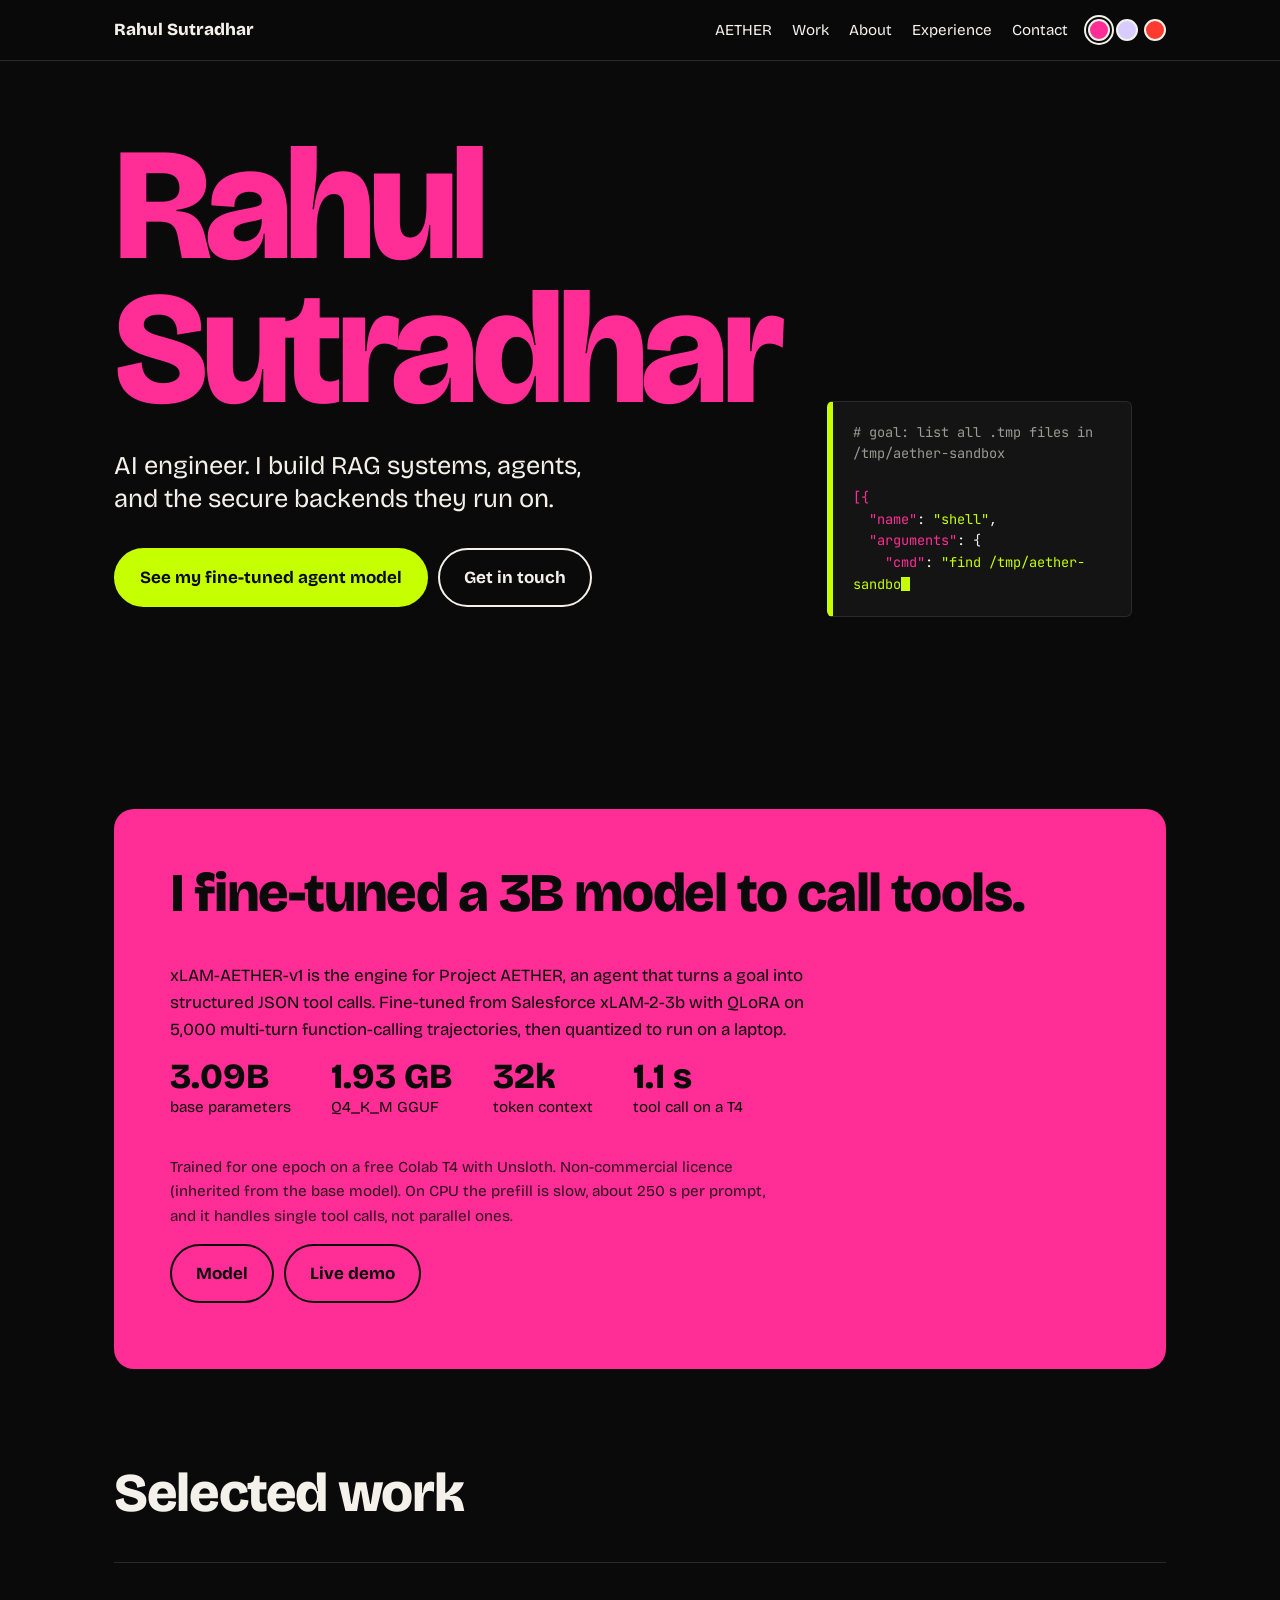
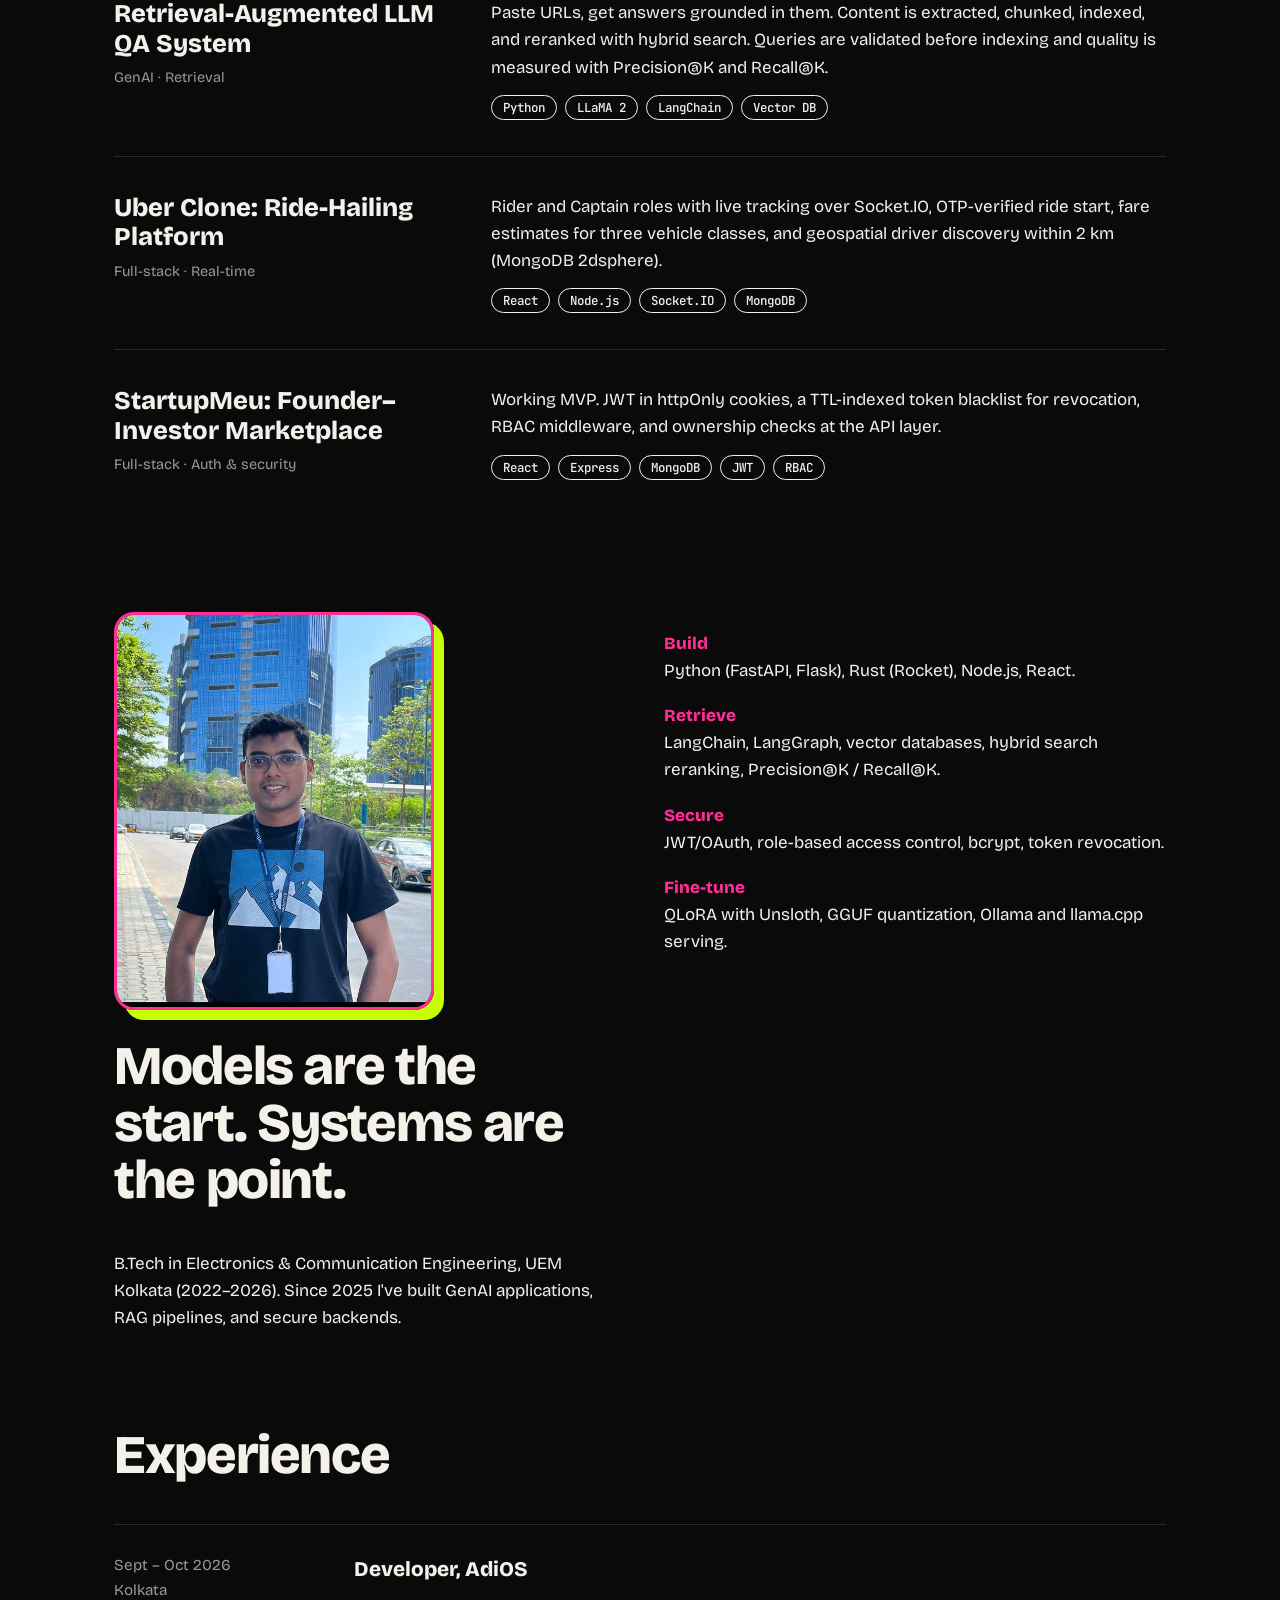
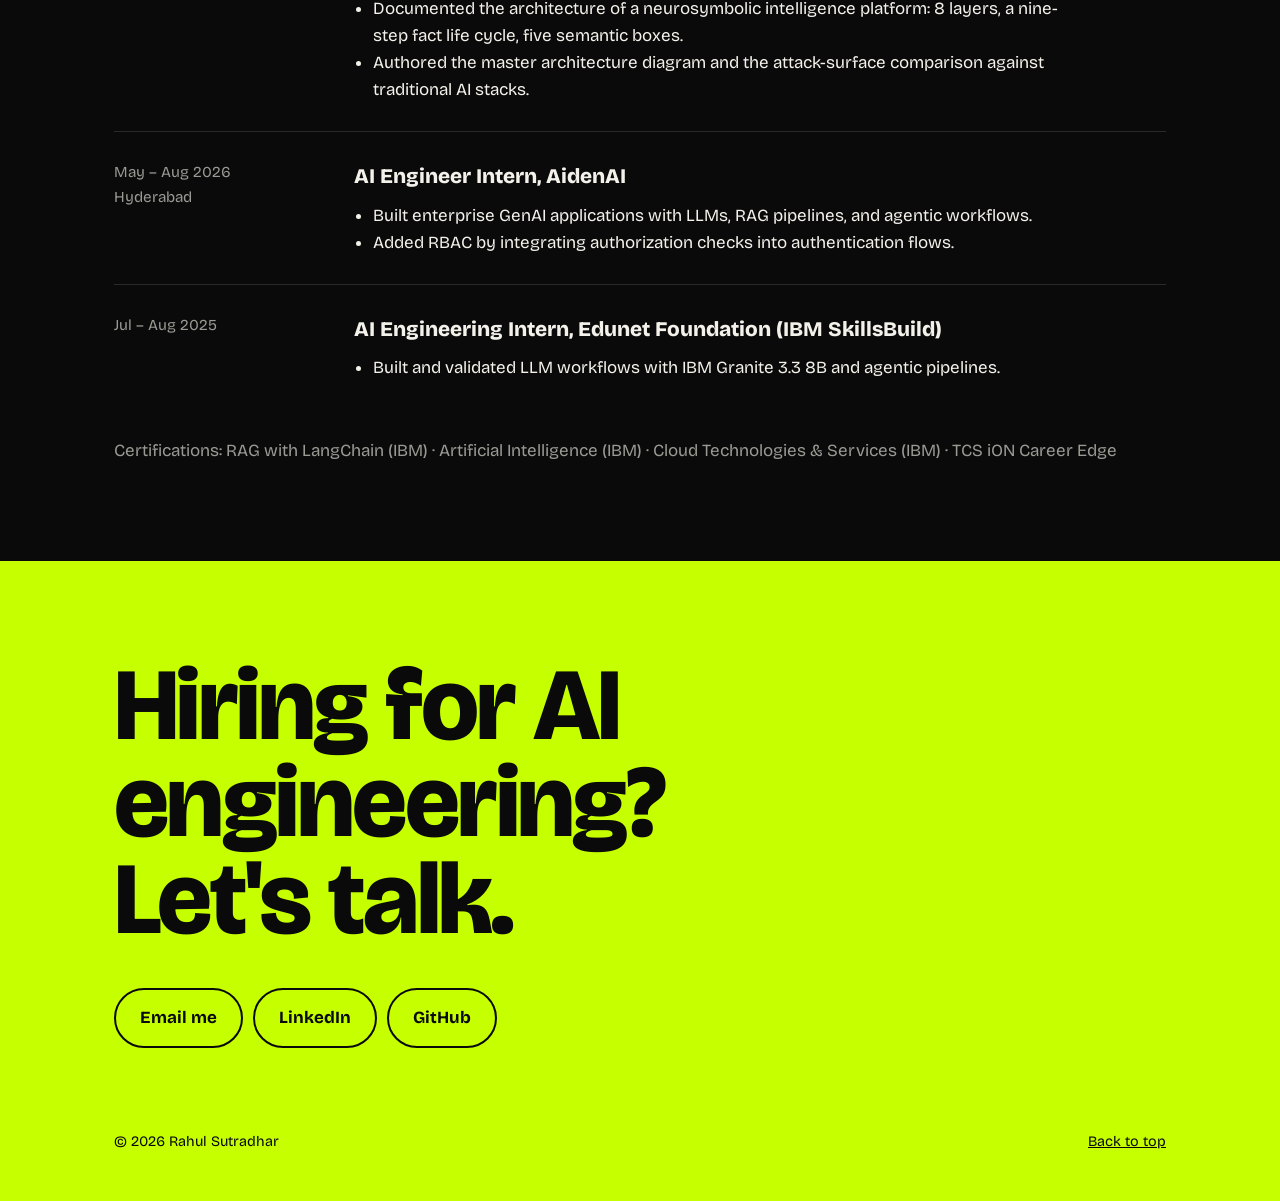
<file: index.html>
<!DOCTYPE html>
<html lang="en" data-theme="neon">
<head>
<meta charset="utf-8">
<meta name="viewport" content="width=device-width, initial-scale=1, viewport-fit=cover">
<title>Rahul Sutradhar | AI Engineer</title>
<link rel="preconnect" href="https://fonts.googleapis.com">
<link href="https://fonts.googleapis.com/css2?family=Bricolage+Grotesque:opsz,wght@12..96,400;12..96,700;12..96,800&family=JetBrains+Mono:wght@400;500&display=swap" rel="stylesheet">
<style>
:root{--bg:#0a0a0a;--fg:#f3f1ea;--mute:#9a9a94;--line:#2a2a2a;--a1:#ff2d95;--a2:#c6ff00;--on1:#0a0a0a;--on2:#0a0a0a;--hero:#ff2d95;--card:#141414;
--disp:'Bricolage Grotesque',system-ui,sans-serif;--mono:'JetBrains Mono',ui-monospace,monospace}
[data-theme=lav]{--bg:#d8cbff;--fg:#17121f;--mute:#4e4663;--line:#17121f33;--a1:#ff4d2e;--a2:#d2ff2e;--on1:#17121f;--on2:#17121f;--hero:#17121f;--card:#e6dcff}
[data-theme=steel]{--bg:#23262b;--fg:#e4e7ec;--mute:#9aa1ac;--line:#3a3e45;--a1:#ff3b30;--a2:#c3c9d2;--on1:#fff;--on2:#23262b;--hero:#ff3b30;--card:#2c3036}
*{box-sizing:border-box;margin:0}
html{scroll-behavior:smooth;scroll-padding-top:70px}
body{background:var(--bg);color:var(--fg);font:400 1.0625rem/1.6 var(--disp);padding-top:env(safe-area-inset-top,0);transition:background .3s,color .3s}
a{color:inherit}
:focus-visible{outline:3px solid var(--a2);outline-offset:3px}
.wrap{max-width:1100px;margin:0 auto;padding:0 24px}
nav{position:sticky;top:0;z-index:5;background:color-mix(in srgb,var(--bg) 88%,transparent);backdrop-filter:blur(8px);border-bottom:1px solid var(--line)}
nav .wrap{display:flex;align-items:center;gap:20px;height:60px}
nav b{font-weight:800;margin-right:auto}
nav a{text-decoration:none;font-size:.95rem}
nav a:hover{color:var(--a1)}
.sw{display:flex;gap:6px}
.sw button{width:22px;height:22px;border-radius:50%;border:2px solid var(--fg);cursor:pointer;padding:0}
.sw button[aria-pressed=true]{outline:2px solid var(--fg);outline-offset:2px}
section{padding:96px 0}
h1{font-size:clamp(3.4rem,13vw,10rem);line-height:.9;font-weight:800;letter-spacing:-.04em;color:var(--hero)}
h2{font-size:clamp(2rem,5vw,3.4rem);line-height:1.05;font-weight:800;letter-spacing:-.025em;max-width:16ch;margin-bottom:40px}
.lead{font-size:clamp(1.2rem,2.4vw,1.6rem);max-width:30ch;margin:28px 0 32px;line-height:1.3}
.btn{display:inline-block;padding:14px 24px;border-radius:999px;font-weight:700;text-decoration:none;margin:0 10px 10px 0;border:2px solid var(--fg)}
.btn.p{background:var(--a2);color:var(--on2);border-color:var(--a2)}
.btn:hover{background:var(--a1);color:var(--on1);border-color:var(--a1)}
.hero{padding:72px 0 96px}
.hero .grid{display:grid;grid-template-columns:1.1fr .9fr;gap:48px;align-items:end}
pre{background:var(--card);border:1px solid var(--line);border-left:6px solid var(--a2);border-radius:6px;padding:20px;font:400 .85rem/1.6 var(--mono);white-space:pre-wrap;word-break:break-word;min-height:15em}
pre .k{color:var(--a1)}pre .s{color:var(--a2)}pre .c{color:var(--mute)}
[data-theme=lav] pre .s{color:#17121f;background:var(--a2)}
.cur{display:inline-block;width:.6em;height:1em;background:var(--a2);vertical-align:-2px;animation:b 1s steps(1) infinite}
@keyframes b{50%{opacity:0}}
.stats{display:flex;flex-wrap:wrap;gap:12px 40px;margin:8px 0 36px}
.stats div{font-size:.95rem;color:var(--mute)}
.stats strong{display:block;font-size:2.2rem;line-height:1;color:var(--fg);font-weight:800}
.flag{background:var(--a1);color:var(--on1);border-radius:20px;padding:clamp(28px,5vw,56px)}
.flag h2{max-width:none}
.flag .stats div,.flag .stats strong{color:var(--on1)}
.flag p{max-width:62ch;margin-bottom:16px}
.flag .btn{border-color:var(--on1)}
.flag .btn:hover{background:var(--on1);color:var(--bg);border-color:var(--on1)}
.honest{font-size:.95rem;opacity:.85}
.proj{display:grid;grid-template-columns:1fr 2fr;gap:12px 40px;padding:36px 0;border-top:1px solid var(--line);text-decoration:none}
.proj:hover h3{color:var(--a1)}
.proj h3{font-size:1.6rem;line-height:1.15;font-weight:800}
.proj small{display:block;color:var(--mute);margin-top:8px;font-size:.9rem}
.tags{display:flex;flex-wrap:wrap;gap:8px;margin-top:14px}
.tags span{font:500 .78rem var(--mono);border:1px solid var(--fg);border-radius:999px;padding:3px 11px}
.about{display:grid;grid-template-columns:1fr 1fr;gap:48px}
.pic{margin:0 0 28px;max-width:320px}.pic img{display:block;width:100%;height:auto;border-radius:20px;border:3px solid var(--a1);box-shadow:10px 10px 0 var(--a2)}
.about dl dt{font-weight:800;color:var(--a1);margin-top:18px}
[data-theme=lav] .about dl dt{color:var(--fg);text-decoration:underline 3px var(--a1)}
.xp{display:grid;grid-template-columns:200px 1fr;gap:8px 40px;padding:28px 0;border-top:1px solid var(--line)}
.xp time{color:var(--mute);font-size:.95rem}
.xp h3{font-size:1.3rem;font-weight:800}
.xp ul{padding-left:1.1em;margin-top:8px;max-width:64ch}
.cert{margin-top:28px;color:var(--mute)}
.contact{background:var(--a2);color:var(--on2);padding:96px 0 48px}
.contact h2{font-size:clamp(2.4rem,8vw,6.5rem);max-width:12ch;line-height:.95}
.contact .btn{border-color:var(--on2)}
.contact .btn:hover{background:var(--on2);color:var(--a2);border-color:var(--on2)}
[data-theme=steel] .contact{color:#23262b}
footer{display:flex;justify-content:space-between;gap:16px;flex-wrap:wrap;margin-top:72px;font-size:.9rem}
@media(max-width:800px){.hero .grid,.about,.proj,.xp{grid-template-columns:1fr}nav a.h{display:none}}
@media(prefers-reduced-motion:reduce){*{animation:none!important;scroll-behavior:auto!important}}
</style>
</head>
<body>
<nav><div class="wrap">
<b>Rahul Sutradhar</b>
<a class="h" href="#aether">AETHER</a><a class="h" href="#work">Work</a><a class="h" href="#about">About</a><a class="h" href="#experience">Experience</a><a href="#contact">Contact</a>
<div class="sw" role="group" aria-label="Colour theme">
<button data-t="neon" style="background:#ff2d95" aria-label="Black, pink, chartreuse" aria-pressed="true"></button>
<button data-t="lav" style="background:#d8cbff" aria-label="Lavender, chartreuse, tomato" aria-pressed="false"></button>
<button data-t="steel" style="background:#ff3b30" aria-label="Charcoal, silver, red" aria-pressed="false"></button>
</div></div></nav>

<header class="hero"><div class="wrap grid">
<div>
<h1>Rahul<br>Sutradhar</h1>
<p class="lead">AI engineer. I build RAG systems, agents, and the secure backends they run on.</p>
<a class="btn p" href="#aether">See my fine-tuned agent model</a><a class="btn" href="#contact">Get in touch</a>
</div>
<pre id="term" aria-label="Example tool call produced by my fine-tuned model"></pre>
</div></header>

<section id="aether"><div class="wrap"><div class="flag">
<h2>I fine-tuned a 3B model to call tools.</h2>
<p>xLAM-AETHER-v1 is the engine for Project AETHER, an agent that turns a goal into structured JSON tool calls. Fine-tuned from Salesforce xLAM-2-3b with QLoRA on 5,000 multi-turn function-calling trajectories, then quantized to run on a laptop.</p>
<div class="stats">
<div><strong>3.09B</strong>base parameters</div>
<div><strong>1.93 GB</strong>Q4_K_M GGUF</div>
<div><strong>32k</strong>token context</div>
<div><strong>1.1 s</strong>tool call on a T4</div>
</div>
<p class="honest">Trained for one epoch on a free Colab T4 with Unsloth. Non-commercial licence (inherited from the base model). On CPU the prefill is slow, about 250 s per prompt, and it handles single tool calls, not parallel ones.</p>
<a class="btn" href="https://huggingface.co/iamrahull/xlam-ather">Model</a><a class="btn" href="https://huggingface.co/spaces/iamrahull/xlam-ather">Live demo</a>
</div></div></section>

<section id="work" style="padding-top:0"><div class="wrap">
<h2>Selected work</h2>
<a class="proj" href="https://github.com/beingrahull/RAG-based-KnowledgeBase-"><div><h3>Retrieval-Augmented LLM QA System</h3><small>GenAI · Retrieval</small></div>
<div><p>Paste URLs, get answers grounded in them. Content is extracted, chunked, indexed, and reranked with hybrid search. Queries are validated before indexing and quality is measured with Precision@K and Recall@K.</p><div class="tags"><span>Python</span><span>LLaMA 2</span><span>LangChain</span><span>Vector DB</span></div></div></a>
<a class="proj" href="https://github.com/beingrahull/Uber-Hailing-Application"><div><h3>Uber Clone: Ride-Hailing Platform</h3><small>Full-stack · Real-time</small></div>
<div><p>Rider and Captain roles with live tracking over Socket.IO, OTP-verified ride start, fare estimates for three vehicle classes, and geospatial driver discovery within 2 km (MongoDB 2dsphere).</p><div class="tags"><span>React</span><span>Node.js</span><span>Socket.IO</span><span>MongoDB</span></div></div></a>
<a class="proj" href="https://github.com/beingrahull/Startup-Investment-Discovery-and-Evaluation-Platform"><div><h3>StartupMeu: Founder–Investor Marketplace</h3><small>Full-stack · Auth &amp; security</small></div>
<div><p>Working MVP. JWT in httpOnly cookies, a TTL-indexed token blacklist for revocation, RBAC middleware, and ownership checks at the API layer.</p><div class="tags"><span>React</span><span>Express</span><span>MongoDB</span><span>JWT</span><span>RBAC</span></div></div></a>
</div></section>

<section id="about" style="padding-top:0"><div class="wrap about">
<div><figure class="pic"><img src="[data-uri]" width="600" height="750" alt="Portrait of Rahul Sutradhar" loading="lazy"></figure><h2>Models are the start. Systems are the point.</h2>
<p>B.Tech in Electronics &amp; Communication Engineering, UEM Kolkata (2022–2026). Since 2025 I've built GenAI applications, RAG pipelines, and secure backends.</p></div>
<dl>
<dt>Build</dt><dd>Python (FastAPI, Flask), Rust (Rocket), Node.js, React.</dd>
<dt>Retrieve</dt><dd>LangChain, LangGraph, vector databases, hybrid search reranking, Precision@K / Recall@K.</dd>
<dt>Secure</dt><dd>JWT/OAuth, role-based access control, bcrypt, token revocation.</dd>
<dt>Fine-tune</dt><dd>QLoRA with Unsloth, GGUF quantization, Ollama and llama.cpp serving.</dd>
</dl></div></section>

<section id="experience" style="padding-top:0"><div class="wrap">
<h2>Experience</h2>
<div class="xp"><time>Sept – Oct 2026<br>Kolkata</time><div><h3>Developer, AdiOS</h3><ul><li>Documented the architecture of a neurosymbolic intelligence platform: 8 layers, a nine-step fact life cycle, five semantic boxes.</li><li>Authored the master architecture diagram and the attack-surface comparison against traditional AI stacks.</li></ul></div></div>
<div class="xp"><time>May – Aug 2026<br>Hyderabad</time><div><h3>AI Engineer Intern, AidenAI</h3><ul><li>Built enterprise GenAI applications with LLMs, RAG pipelines, and agentic workflows.</li><li>Added RBAC by integrating authorization checks into authentication flows.</li></ul></div></div>
<div class="xp"><time>Jul – Aug 2025</time><div><h3>AI Engineering Intern, Edunet Foundation (IBM SkillsBuild)</h3><ul><li>Built and validated LLM workflows with IBM Granite 3.3 8B and agentic pipelines.</li></ul></div></div>
<p class="cert">Certifications: RAG with LangChain (IBM) · Artificial Intelligence (IBM) · Cloud Technologies &amp; Services (IBM) · TCS iON Career Edge</p>
</div></section>

<section class="contact" id="contact"><div class="wrap">
<h2>Hiring for AI engineering? Let's talk.</h2>
<a class="btn" href="mailto:rahuldharrsd1@outlook.com">Email me</a><a class="btn" href="https://www.linkedin.com/in/rahul-sutradhar-42388128b">LinkedIn</a><a class="btn" href="https://github.com/beingrahull">GitHub</a>
<footer><span>© 2026 Rahul Sutradhar</span><a href="#top">Back to top</a></footer>
</div></section>

<script>
const root=document.documentElement;
document.querySelectorAll('.sw button').forEach(b=>b.onclick=()=>{
  root.dataset.theme=b.dataset.t;
  document.querySelectorAll('.sw button').forEach(x=>x.setAttribute('aria-pressed',x===b));
});
const term=document.getElementById('term');
const lines=[
 ['c','# goal: list all .tmp files in /tmp/aether-sandbox'],
 ['',''],
 ['k','[{'],
 ['','  <span class="k">"name"</span>: <span class="s">"shell"</span>,'],
 ['','  <span class="k">"arguments"</span>: {'],
 ['','    <span class="k">"cmd"</span>: <span class="s">"find /tmp/aether-sandbox -type f -name \'*.tmp\'"</span>'],
 ['','  }'],
 ['k','}]']
];
const html=lines.map(l=>l[0]==='c'?'<span class="c">'+l[1]+'</span>':l[0]==='k'?'<span class="k">'+l[1]+'</span>':l[1]).join('\n');
if(matchMedia('(prefers-reduced-motion:reduce)').matches){term.innerHTML=html}
else{
  const tmp=document.createElement('div');tmp.innerHTML=html;
  const plain=tmp.textContent;let i=0;
  const t=setInterval(()=>{
    i+=2;
    // re-render with partial text while preserving tags: walk the html
    let out='',n=0,inTag=false;
    for(const ch of html){
      if(ch==='<')inTag=true;
      if(!inTag){if(n>=i)break;n++}
      out+=ch;
      if(ch==='>')inTag=false;
    }
    term.innerHTML=out+'<span class="cur"></span>';
    if(i>=plain.length){clearInterval(t);term.innerHTML=html+'<span class="cur"></span>'}
  },28);
}
</script>
</body>
</html>
</file>
